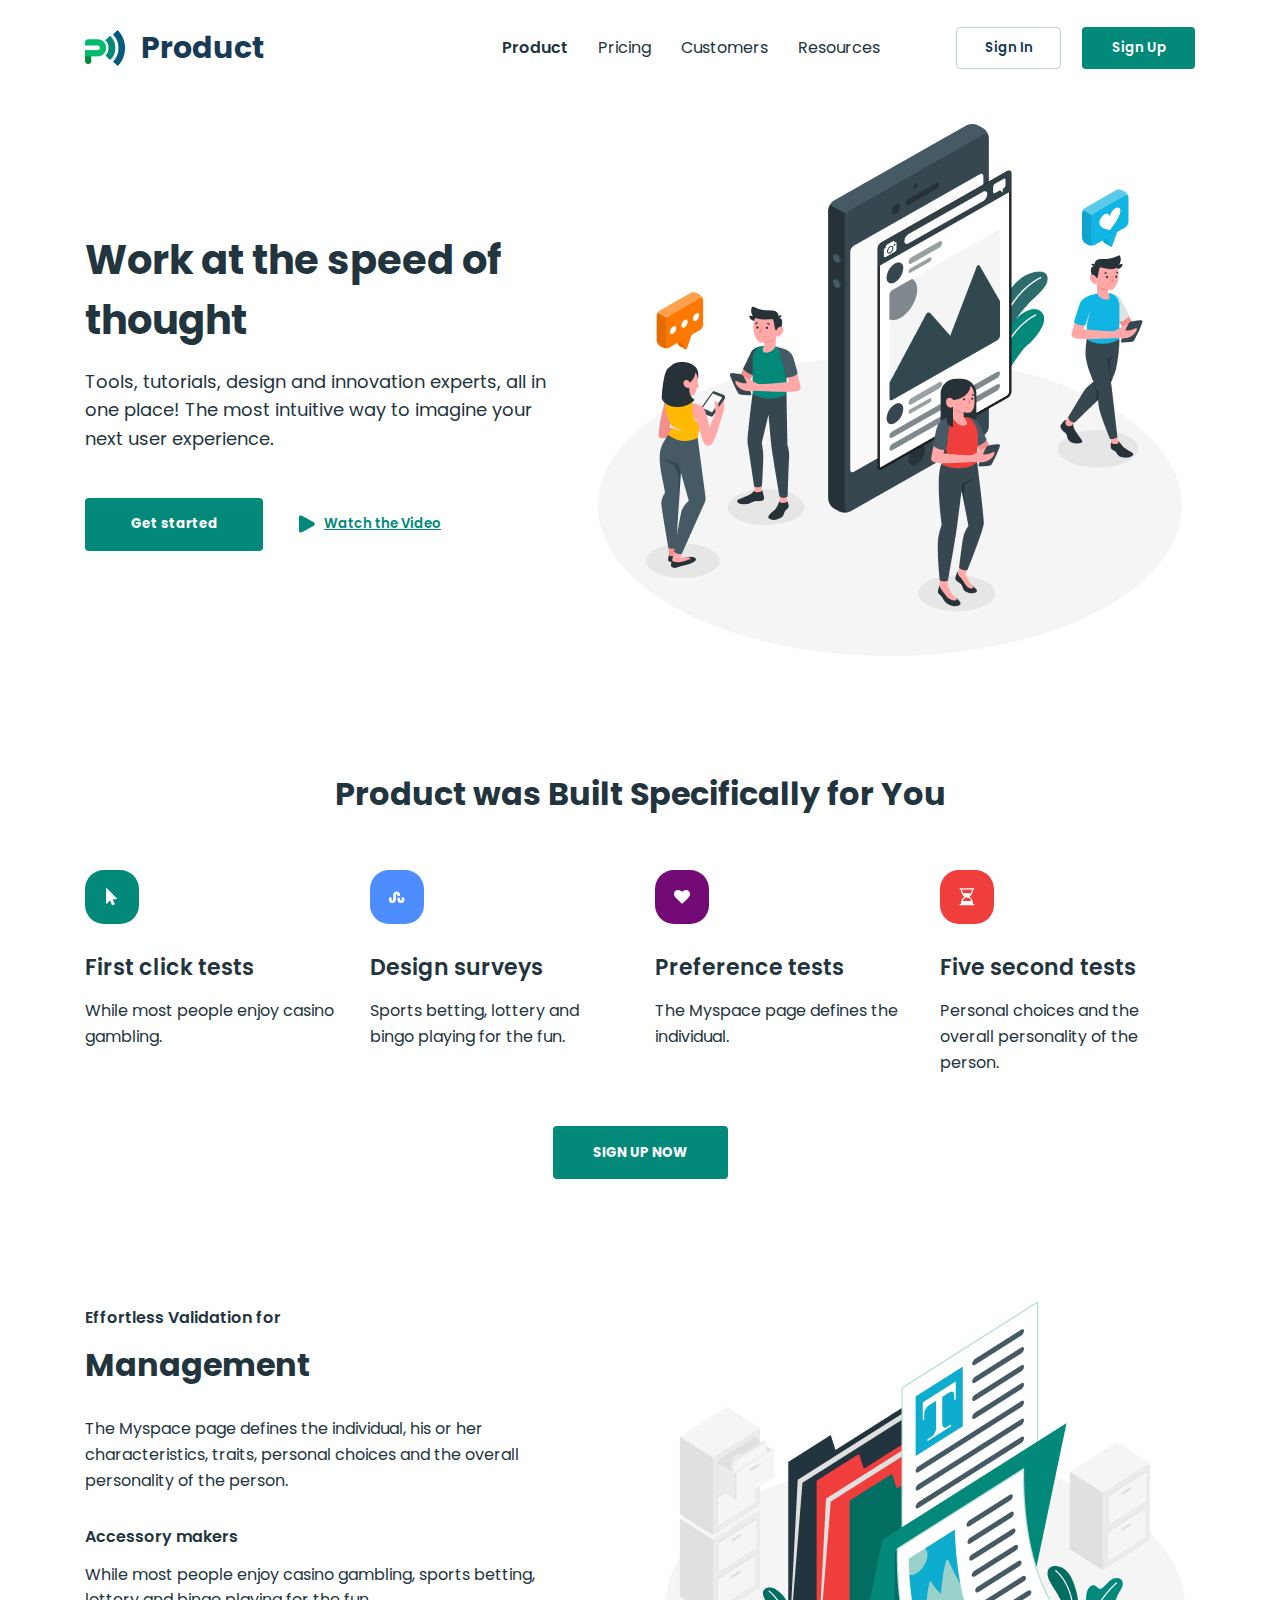
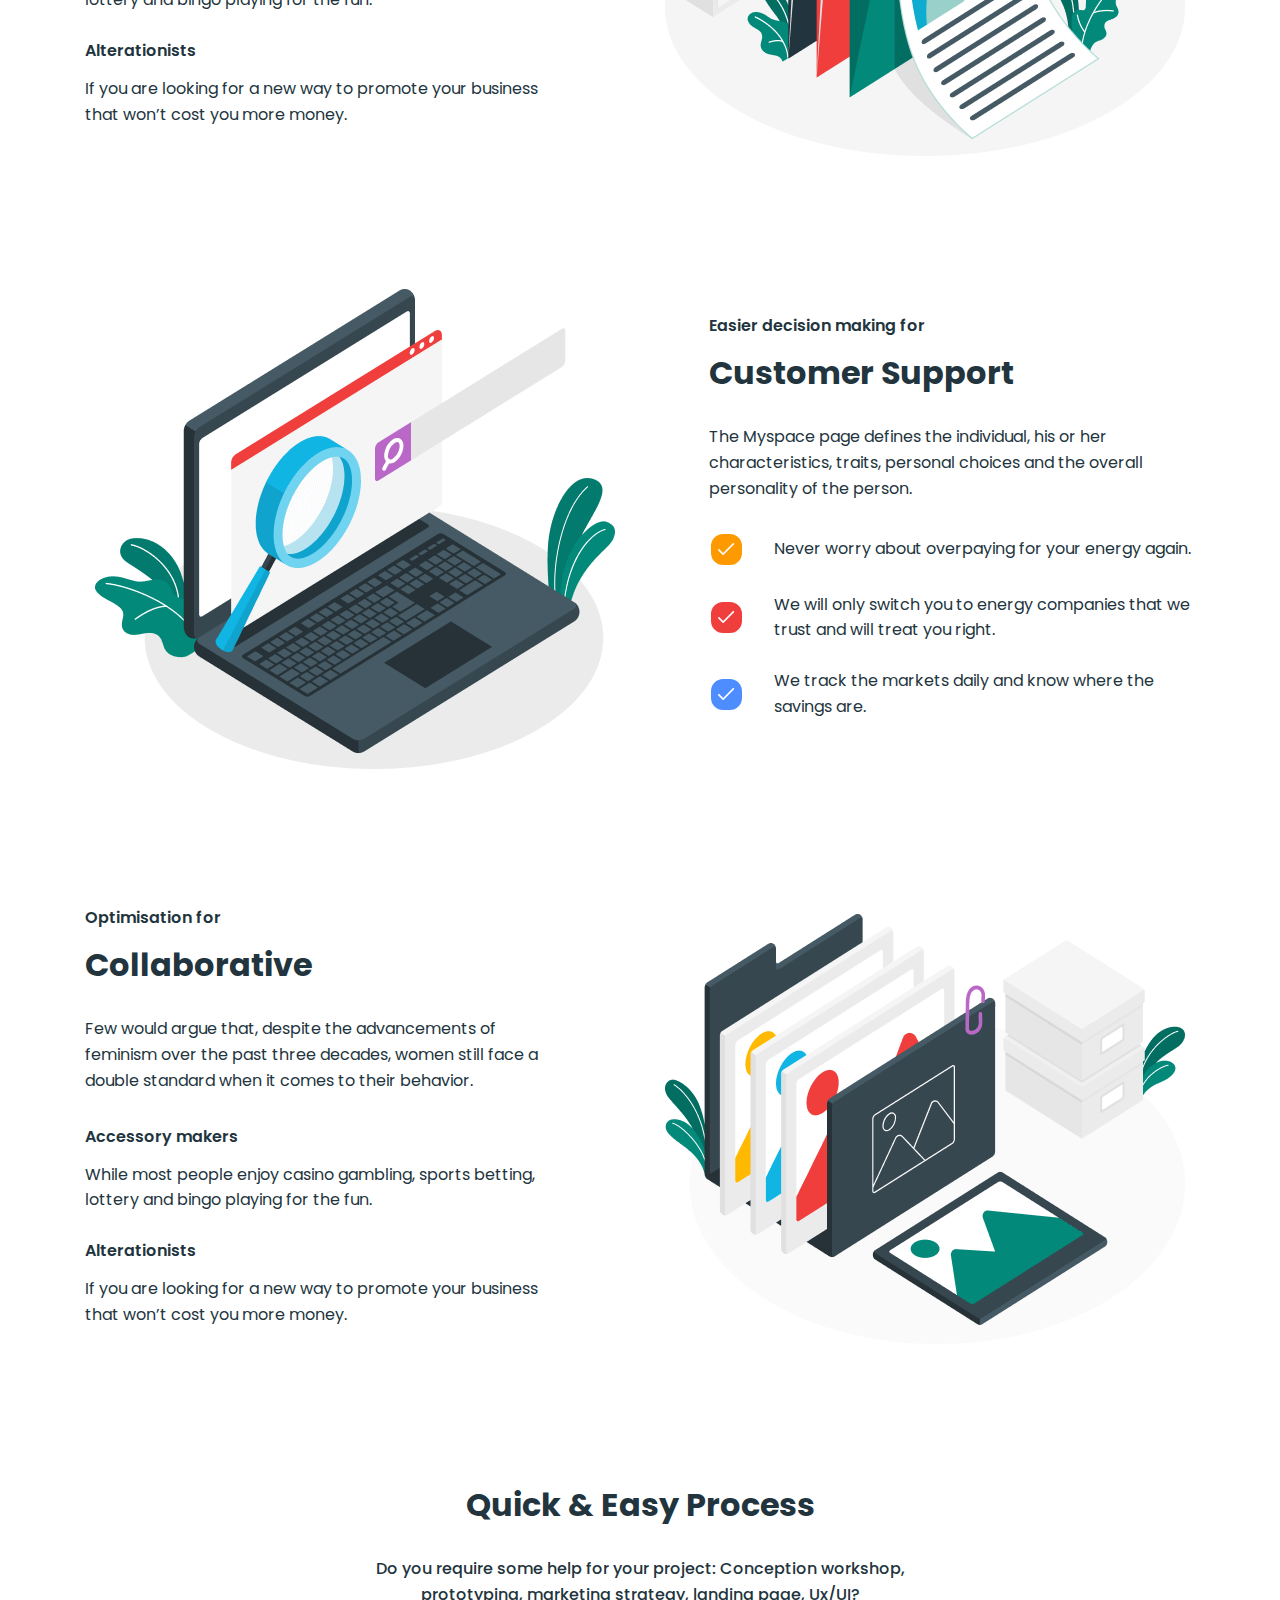
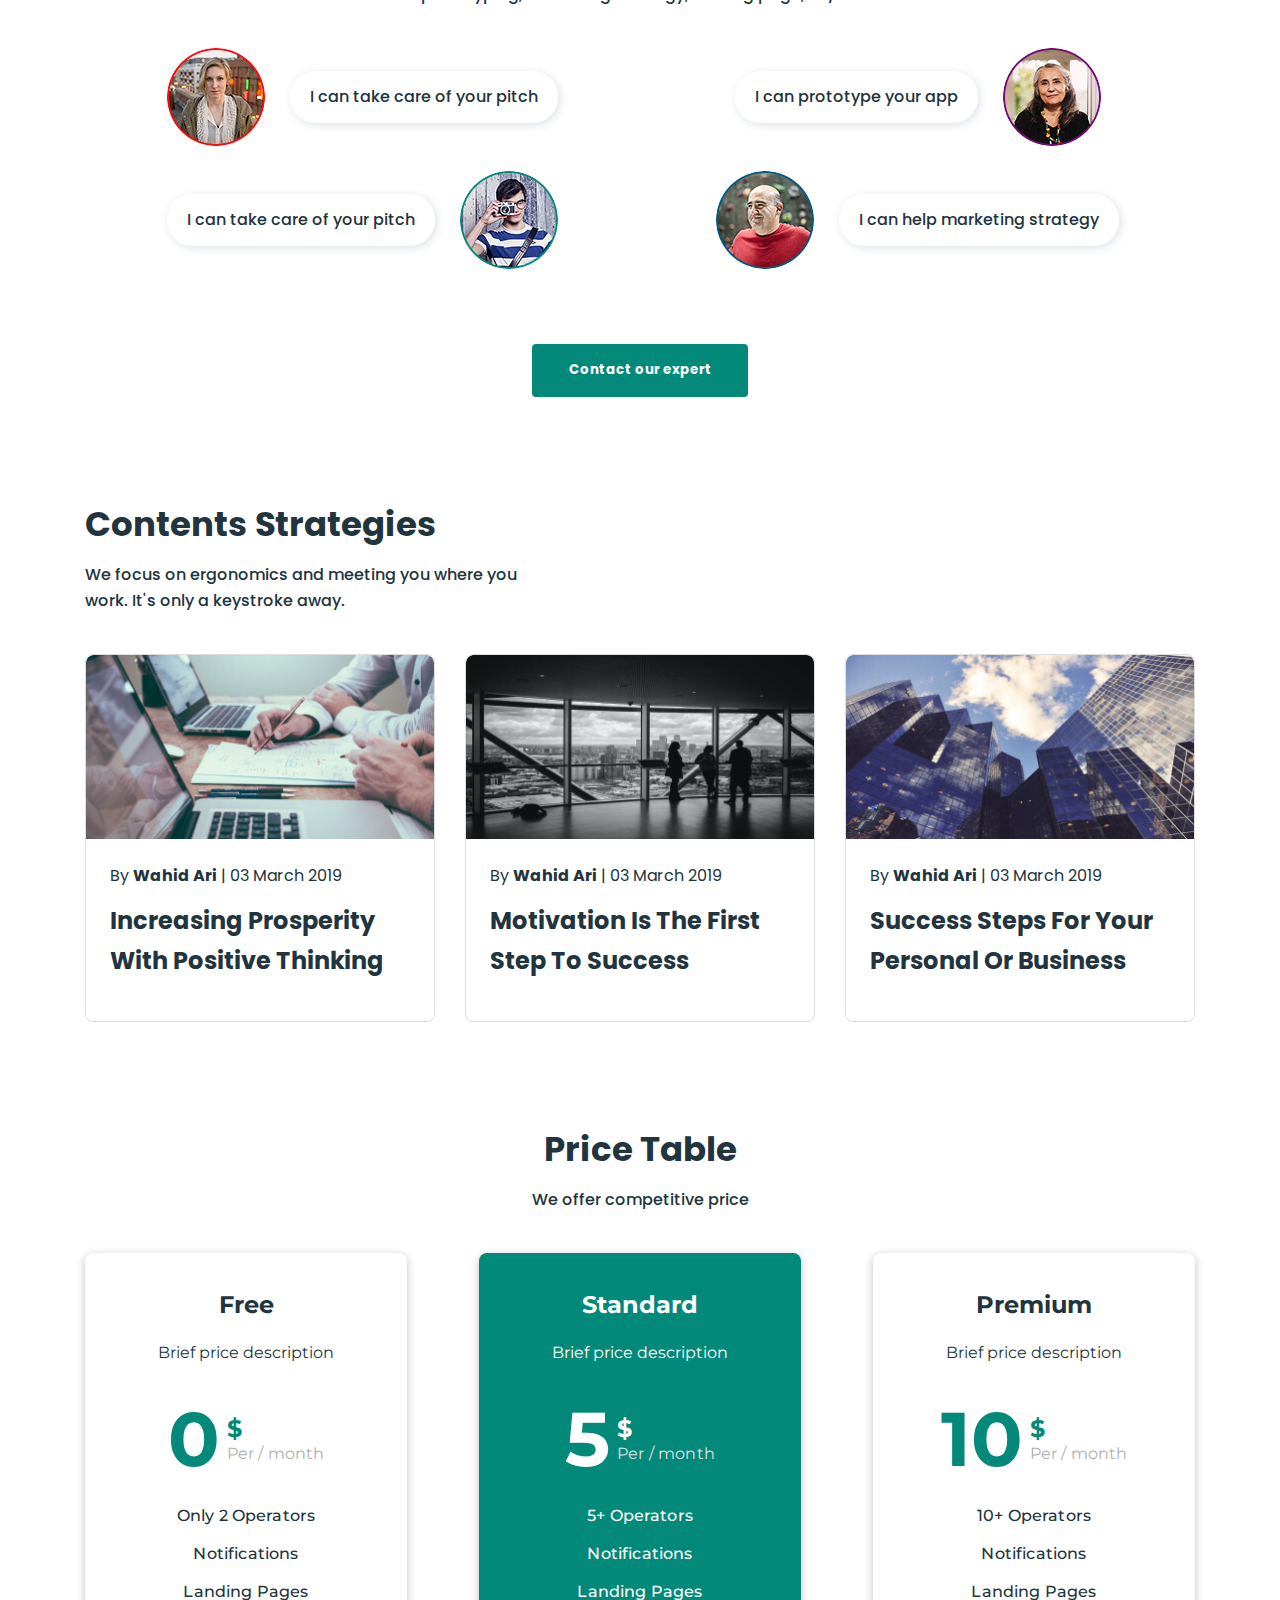
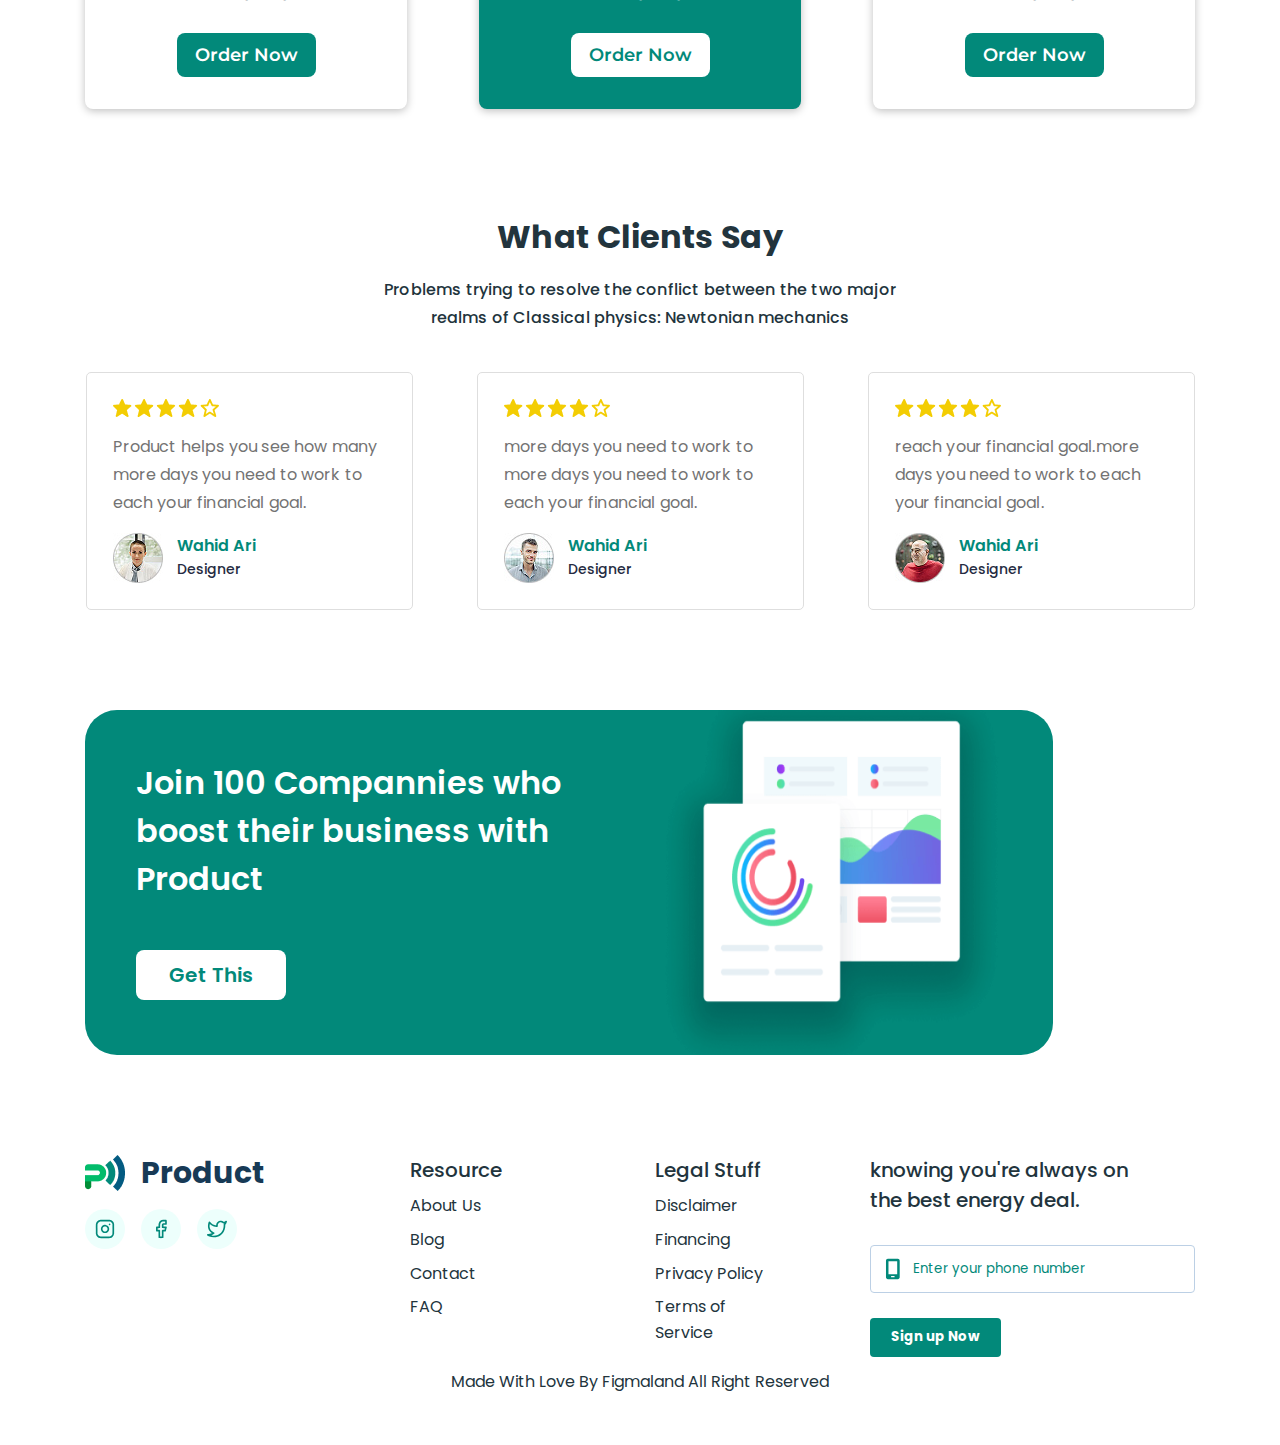
<file: index.html>
<!DOCTYPE html>
<html lang="en">
<head>
    <meta charset="UTF-8">
    <meta name="viewport" content="width=device-width, initial-scale=1.0">
    <title>Business Promotion</title>
    <link rel="preconnect" href="https://fonts.googleapis.com">
    <link rel="preconnect" href="https://fonts.gstatic.com" crossorigin>
    <link
        href="https://fonts.googleapis.com/css2?family=Montserrat:wght@400;500;600;700&family=Poppins:wght@400;500;600;700&display=swap"
        rel="stylesheet">
    <link rel="stylesheet" href="https://cdnjs.cloudflare.com/ajax/libs/modern-normalize/3.0.1/modern-normalize.min.css"
        integrity="sha512-q6WgHqiHlKyOqslT/lgBgodhd03Wp4BEqKeW6nNtlOY4quzyG3VoQKFrieaCeSnuVseNKRGpGeDU3qPmabCANg=="
        crossorigin="anonymous" referrerpolicy="no-referrer">
    <link rel="stylesheet" href="./css/main.css">
</head>
<body>
    <header class="page-header">
        <div class="container ">
            <a href="./index.html" class="logo">
                <img class="logo-img" src="./images/logo.png" alt="Logotype image" width="40" height="36">
                <p class="logo-text">Product</p>
            </a>
            <nav class="header-page-nav">
                <ul class="page-nav-list">
                    <li class="page-nav-item"><a class="page-nav-link curr-page" href="./index.html">Product</a></li>
                    <li class="page-nav-item"><a class="page-nav-link" href="./pricing.html">Pricing</a></li>
                    <li class="page-nav-item"><a class="page-nav-link" href="./customers.html">Customers</a></li>
                    <li class="page-nav-item"><a class="page-nav-link" href="">Resources</a></li>
                </ul>
            </nav>
            <ul class="sign-list">
                <li class="sign-item"><button class="sign-in-btn" type="button">Sign In</button></li>
                <li class="sign-item"><button class="sign-up-btn" type="button">Sign Up</button></li>
            </ul>
        </div>
    </header>
    <main>
        <section class="hero-section">
            <div class="container">
                <div class="hero-text-box">
                    <h1 class="hero-title">Work at the speed of thought</h1>
                    <p class="hero-text">
                        Tools, tutorials, design and innovation experts, all in one place! The most intuitive way to imagine your next user
                        experience.
                    </p>
                    <ul class="hero-list">
                        <li class="hero-item">
                            <button class="hero-btn" type="button">Get started</button>
                        </li>
                        <li class="hero-item">
                            <button class="hero-watch" type="button">
                                <svg class="hero-icon" width="16" height="18">
                                    <use href="./images/icons.svg#icon-triangle"></use>
                                </svg>
                                Watch the Video
                            </button>  
                        </li>
                    </ul>
                </div>
                <img class="hero-img" src="./images/hero-img.png" width="610" alt="Illustration of four people using smartphones around a large mobile device displaying a social media post, symbolizing online interaction and communication.">
            </div>
        </section>
        <section class="feature-section">
            <div class="container">
                <h2 class="feature-title">Product was Built Specifically for You</h2>
                <ul class="feature-list">
                    <li class="feature-item">
                        <div class="feature-icon-box cursor">
                            <svg class="feature-icon" width="16" height="18">
                                <use href="./images/icons.svg#icon-cursor"></use>
                            </svg>
                        </div>
                        <h3 class="feature-list-title">First click tests</h3>
                        <p class="feature-list-text">While most people enjoy casino gambling.</p>
                    </li>
                    <li class="feature-item">
                        <div class="feature-icon-box wave">
                            <svg class="feature-icon" width="16" height="18">
                                <use href="./images/icons.svg#icon-wave"></use>
                            </svg>
                        </div>
                        <h3 class="feature-list-title">Design surveys</h3>
                        <p class="feature-list-text">Sports betting, lottery and bingo playing for the fun.</p>
                    </li>
                    <li class="feature-item">
                        <div class="feature-icon-box heart">
                            <svg class="feature-icon" width="16" height="18">
                                <use href="./images/icons.svg#icon-heart"></use>
                            </svg>
                        </div>
                        <h3 class="feature-list-title">Preference tests</h3>
                        <p class="feature-list-text">The Myspace page defines the individual.</p>
                    </li>
                    <li class="feature-item">
                        <div class="feature-icon-box time">
                            <svg class="feature-icon" width="16" height="18">
                                <use href="./images/icons.svg#icon-time"></use>
                            </svg>
                        </div>
                        <h3 class="feature-list-title">Five second tests</h3>
                        <p class="feature-list-text">Personal choices and the overall personality of the person.</p>
                    </li>
                </ul>
                <button class="feature-btn" type="button">Sign up now</button>
            </div>
        </section>
        <section class="management-section three-sections">
            <div class="container">
                <div class="ts-text-box">
                    <p class="ts-pretitle">Effortless Validation for</p>
                    <h2 class="ts-title">Management</h2>
                    <p class="ts-text">
                        The Myspace page defines the individual, his or her characteristics, traits, personal choices and the overall personality of the person.
                    </p>
                    <ul class="ts-list">
                        <li class="ts-item">
                            <h3 class="ts-list-title">Accessory makers</h3>
                            <p class="ts-list-text">
                                While most people enjoy casino gambling, sports betting, lottery and bingo playing for the fun.
                            </p>
                        </li>
                        <li class="ts-item">
                            <h3 class="ts-list-title">Alterationists</h3>
                            <p class="ts-list-text">
                                If you are looking for a new way to promote your business that won’t cost you more money.
                            </p>
                        </li>
                    </ul>
                </div>
                <img class="ts-img" src="./images/management-img.png" width="540" alt="Illustration of organized files and documents with text and images, symbolizing document management and organization.">
            </div>
        </section>
        <section class="support-section three-sections">
            <div class="container">
                <img class="ts-img" src="./images/support-img.png" width="540" alt="Illustration of a laptop with a magnifying glass over the screen and a search bar, symbolizing online search and information retrieval.">
                <div class="ts-text-box">
                    <p class="ts-pretitle">Easier decision making for</p>
                    <h2 class="ts-title">Customer Support</h2>
                    <p class="ts-text">
                        The Myspace page defines the individual, his or her characteristics, traits, personal choices and the overall
                        personality of the person.
                    </p>
                    <ul class="ts-list support-list">
                        <li class="ts-item support-item">
                            <div class="support-list-box">
                                <svg class="support-icon" width="17" height="12">
                                    <use href="./images/icons.svg#icon-check"></use>
                                </svg>
                            </div>
                            <p class="ts-list-text">
                                Never worry about overpaying for your energy again.
                            </p>
                        </li>
                        <li class="ts-item support-item">
                            <div class="support-list-box">
                                <svg class="support-icon" width="17" height="12">
                                    <use href="./images/icons.svg#icon-check"></use>
                                </svg>
                            </div>
                            <p class="ts-list-text">
                                We will only switch you to energy companies that we trust and will treat you right.
                            </p>
                        </li>
                        <li class="ts-item support-item">
                            <div class="support-list-box">
                                <svg class="support-icon" width="17" height="12">
                                    <use href="./images/icons.svg#icon-check"></use>
                                </svg>
                            </div>
                            <p class="ts-list-text">
                                We track the markets daily and know where the savings are.
                            </p>
                        </li>
                    </ul>
                </div>
            </div>
        </section>
        <section class="collaborative-section three-sections">
            <div class="container">
                <div class="ts-text-box">
                    <p class="ts-pretitle">Optimisation for</p>
                    <h2 class="ts-title">Collaborative</h2>
                    <p class="ts-text">
                        Few would argue that, despite the advancements of feminism over the past three decades, women still face a double
                        standard when it comes to their behavior.
                    </p>
                    <ul class="ts-list">
                        <li class="ts-item">
                            <h3 class="ts-list-title">Accessory makers</h3>
                            <p class="ts-list-text">
                                While most people enjoy casino gambling, sports betting, lottery and bingo playing for the fun.
                            </p>
                        </li>
                        <li class="ts-item">
                            <h3 class="ts-list-title">Alterationists</h3>
                            <p class="ts-list-text">
                                If you are looking for a new way to promote your business that won’t cost you more money.
                            </p>
                        </li>
                    </ul>
                </div>
                <img class="ts-img" src="./images/collaboration-img.png" width="540" alt="Illustration of organized image files, folders, and a tablet, symbolizing digital media management and collaboration.">
            </div>
        </section>
        <section class="staff-section">
            <div class="container">
                <h2 class="staff-title">Quick & Easy Process</h2>
                <p class="staff-text">Do you require some help for your project: Conception workshop,
                prototyping, marketing strategy, landing page, Ux/UI?</p>
                <ul class="staff-list">
                    <li class="staff-item">
                        <img src="./images/maria.jpg" alt="Maria photo" class="staff-img">
                        <p class="staff-message">I can take care of your pitch</p>
                    </li>
                    <li class="staff-item">
                        <p class="staff-message">I can prototype your app</p>
                        <img src="./images/anna.jpg" alt="Anna photo" class="staff-img">
                    </li>
                    <li class="staff-item">
                        <p class="staff-message">I can take care of your pitch</p>
                        <img src="./images/patric.jpg" alt="Patric photo" class="staff-img">
                    </li>
                    <li class="staff-item">
                        <img src="./images/robert.jpg" alt="Robert photo" class="staff-img">
                        <p class="staff-message">I can help marketing strategy</p>
                    </li>
                </ul>
                <button class="staff-btn" type="button">Contact our expert</button>
            </div>
        </section>
        <section class="strategies-section">
            <div class="container">
                <h2 class="strategies-title">Contents Strategies</h2>
                <p class="strategies-text">We focus on ergonomics and meeting you where you work. It's only a keystroke away.</p>
                <ul class="strategies-list">
                    <li class="strategies-item">
                        <img src="./images/working.jpg" width="350" class="strategies-img" alt="Photograph of two people working at a desk with laptops, taking notes on paper, symbolizing collaboration and teamwork.">
                        <div class="strategies-box">
                            <p class="strategies-list-text">By <b>Wahid Ari</b> | 03 March 2019</p>
                            <h3 class="strategies-list-title">Increasing Prosperity With Positive Thinking</h3>
                        </div>
                    </li>
                    <li class="strategies-item">
                        <img src="./images/ofice.jpg" width="350" class="strategies-img" alt="Black and white photograph of three people standing in a high-rise office with large windows, overlooking a cityscape.">
                        <div class="strategies-box">
                            <p class="strategies-list-text">By <b>Wahid Ari</b> | 03 March 2019</p>
                            <h3 class="strategies-list-title">Motivation Is The First Step To Success</h3>
                        </div>
                    </li>
                    <li class="strategies-item">
                        <img src="./images/buildings.jpg" width="350" class="strategies-img" alt="Photograph of modern glass skyscrapers reflecting the sky and clouds, taken from a low-angle perspective.">
                        <div class="strategies-box">
                            <p class="strategies-list-text">By <b>Wahid Ari</b> | 03 March 2019</p>
                            <h3 class="strategies-list-title">Success Steps For Your Personal Or Business</h3>
                        </div>
                    </li>
                </ul>
            </div>
        </section>
        <section class="price-section">
            <div class="container">
                <h2 class="price-title">Price Table</h2>
                <p class="price-text">We offer competitive price</p>
                <ul class="prise-list">
                    <li class="price-item">
                        <h3 class="price-list-title">Free</h3>
                        <p class="price-list-text">Brief price description</p>
                        <div class="price-box">
                            <span class="price-value">0</span>
                            <div class="price-subbox">
                                <span class="price-currency">$</span>
                                <p class="price-period">Per / month</p>
                            </div>
                        </div>
                        <ul class="price-sublist">
                            <li class="price-subitem">Only 2 Operators</li>
                            <li class="price-subitem">Notifications</li>
                            <li class="price-subitem">Landing Pages</li>
                        </ul>
                        <button class="price-btn" type="button">Order Now</button>
                    </li>
                    <li class="price-item">
                        <h3 class="price-list-title">Standard</h3>
                        <p class="price-list-text">Brief price description</p>
                        <div class="price-box">
                            <span class="price-value">5</span>
                            <div class="price-subbox">
                                <span class="price-currency">$</span>
                                <p class="price-period">Per / month</p>
                            </div>
                        </div>
                        <ul class="price-sublist">
                            <li class="price-subitem">5+ Operators</li>
                            <li class="price-subitem">Notifications</li>
                            <li class="price-subitem">Landing Pages</li>
                        </ul>
                        <button class="price-btn" type="button">Order Now</button>
                    </li>
                    <li class="price-item">
                        <h3 class="price-list-title">Premium</h3>
                        <p class="price-list-text">Brief price description</p>
                        <div class="price-box">
                            <span class="price-value">10</span>
                            <div class="price-subbox">
                                <span class="price-currency">$</span>
                                <p class="price-period">Per / month</p>
                            </div>
                        </div>
                        <ul class="price-sublist">
                            <li class="price-subitem">10+ Operators</li>
                            <li class="price-subitem">Notifications</li>
                            <li class="price-subitem">Landing Pages</li>
                        </ul>
                        <button class="price-btn" type="button">Order Now</button>
                    </li>
                </ul>
            </div>
        </section>
        <section class="revievs-section">
            <div class="container">
                <h2 class="reviev-title">What Clients Say</h2>
                <p class="reviev-text">Problems trying to resolve the conflict between
                the two major realms of Classical physics: Newtonian mechanics</p>
                <ul class="reviev-list">
                    <li class="reviev-item">
                        <img src="./images/reviev-stars.png" alt="4 of 5 stars rating value" class="reviev-rating">
                        <p class="reviever-coment">Product helps you see how many more days you need to work to each your financial goal.</p>
                        <div class="reviever-box">
                            <img src="./images/reviever1.jpg" alt="Reviever photo" class="reviever-photo" width="50" height="50">
                            <div class="reviever-info">
                                <h3 class="reviever-name">Wahid Ari</h3>
                                <p class="reviever-job">Designer</p>
                            </div>
                        </div>
                    </li>
                    <li class="reviev-item">
                        <img src="./images/reviev-stars.png" alt="4 of 5 stars rating value" class="reviev-rating">
                        <p class="reviever-coment">more days you need to work to more days you need to work to each your financial goal.</p>
                        <div class="reviever-box">
                            <img src="./images/reviever2.jpg" alt="Reviever photo" class="reviever-photo" width="50" height="50">
                            <div class="reviever-info">
                                <h3 class="reviever-name">Wahid Ari</h3>
                                <p class="reviever-job">Designer</p>
                            </div>
                        </div>
                    </li>
                    <li class="reviev-item">
                        <img src="./images/reviev-stars.png" alt="4 of 5 stars rating value" class="reviev-rating">
                        <p class="reviever-coment">reach your financial goal.more days you need to work to each your financial goal.</p>
                        <div class="reviever-box">
                            <img src="./images/reviever3.jpg" alt="Reviever photo" class="reviever-photo" width="50" height="50">
                            <div class="reviever-info">
                                <h3 class="reviever-name">Wahid Ari</h3>
                                <p class="reviever-job">Designer</p>
                            </div>
                        </div>
                    </li>
                </ul>
            </div>
        </section>
        <section class="promo-section">
            <div class="container">
                <div class="promo-bg">
                    <div class="promo-box">
                        <h2 class="visually-hidden">Promo</h2>
                        <p class="promo-text">Join 100 Compannies who boost their business with Product</p>
                        <button class="promo-btn" type="button">Get This</button>
                    </div>
                    <img src="./images/screen.png" class="promo-img" width="351" height="351" alt="Illustration of data visualization with charts and graphs, representing analytics and statistical insights.">
                </div>
            </div>
        </section>
    </main>
    <footer>
        <div class="container">
            <div class="footer-content">
                <div class="logo-social-box">
                    <a href="./index.html" class="logo">
                        <img class="logo-img" src="./images/logo.png" alt="Logotype image" width="40" height="36">
                        <p class="logo-text">Product</p>
                    </a>
                    <ul class="footer-social-list">
                        <li class="footer-social-item">
                            <a href="" class="footer-social-link">
                                <svg class="footer-social-icon" width="20" height="20">
                                    <use href="./images/icons.svg#icon-instagram"></use>
                                </svg>
                            </a>
                        </li>
                        <li class="footer-social-item">
                            <a href="" class="footer-social-link">
                                <svg class="footer-social-icon" width="20" height="20">
                                    <use href="./images/icons.svg#icon-facebook"></use>
                                </svg>
                            </a>
                        </li>
                        <li class="footer-social-item">
                            <a href="" class="footer-social-link">
                                <svg class="footer-social-icon" width="20" height="20">
                                    <use href="./images/icons.svg#icon-twitter"></use>
                                </svg>
                            </a>
                        </li>
                    </ul>
                </div>
                <ul class="footer-resource-list">
                    <li class="footer-resource-item"><a href="">Resource</a></li>
                    <li class="footer-resource-item"><a href="">About Us</a></li>
                    <li class="footer-resource-item"><a href="">Blog</a></li>
                    <li class="footer-resource-item"><a href="">Contact</a></li>
                    <li class="footer-resource-item"><a href="">FAQ</a></li>
                </ul>
                <ul class="footer-stuff-list">
                    <li class="footer-stuff-item"><a href="">Legal Stuff</a></li>
                    <li class="footer-stuff-item"><a href="">Disclaimer</a></li>
                    <li class="footer-stuff-item"><a href="">Financing</a></li>
                    <li class="footer-stuff-item"><a href="">Privacy Policy</a></li>
                    <li class="footer-stuff-item"><a href="">Terms of Service</a></li>
                </ul>
                <div class="footer-subscribe">
                    <p class="subscribe-title">knowing you're always on the best energy deal.</p>
                    <form class="subscribe-form">
                        <label class="subscribe-label" for="subscribe-tel">
                            <div class="subscribe-input-box">
                                <svg class="subscribe-icon" width="16" height="24">
                                    <use href="./images/icons.svg#icon-mobile"></use>
                                </svg>
                                <input class="subscribe-input" type="tel" id="subscribe-tel" name="subscribe-tel" placeholder="Enter your phone number" required>
                            </div>
                        </label>
                        <button class="subscribe-button" type="submit">Sign up Now</button>
                    </form>
                </div>
            </div>
            <p class="footer-note">Made With Love By Figmaland All Right Reserved</p>
        </div>
    </footer>
</body>
</html>
</file>
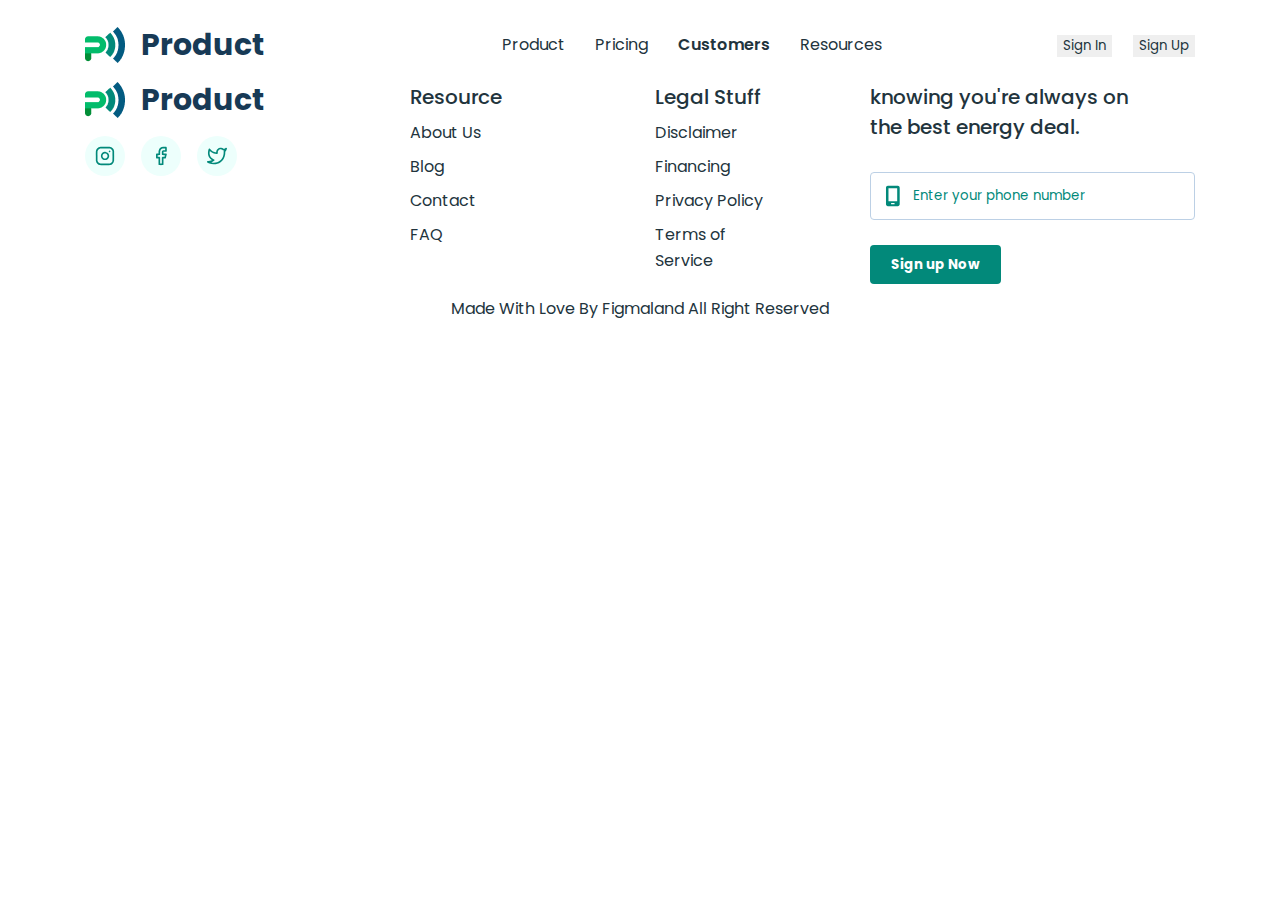
<file: customers.html>
<!DOCTYPE html>
<html lang="en">

<head>
    <meta charset="UTF-8">
    <meta name="viewport" content="width=device-width, initial-scale=1.0">
    <title>Business Promotion</title>
    <link rel="preconnect" href="https://fonts.googleapis.com">
    <link rel="preconnect" href="https://fonts.gstatic.com" crossorigin>
    <link
        href="https://fonts.googleapis.com/css2?family=Montserrat:wght@400;500;600;700&family=Poppins:wght@400;500;600;700&display=swap"
        rel="stylesheet">
    <link rel="stylesheet" href="https://cdnjs.cloudflare.com/ajax/libs/modern-normalize/3.0.1/modern-normalize.min.css"
        integrity="sha512-q6WgHqiHlKyOqslT/lgBgodhd03Wp4BEqKeW6nNtlOY4quzyG3VoQKFrieaCeSnuVseNKRGpGeDU3qPmabCANg=="
        crossorigin="anonymous" referrerpolicy="no-referrer">
    <link rel="stylesheet" href="./css/main.css">
</head>

<body>
    <header class="page-header">
        <div class="container ">
            <a href="./index.html" class="logo">
                <img class="logo-img" src="./images/logo.png" alt="Logotype image" width="40" height="36">
                <p class="logo-text">Product</p>
            </a>
            <nav class="header-page-nav">
                <ul class="page-nav-list">
                    <li class="page-nav-item"><a class="page-nav-link" href="./index.html">Product</a></li>
                    <li class="page-nav-item"><a class="page-nav-link" href="./pricing.html">Pricing</a></li>
                    <li class="page-nav-item"><a class="page-nav-link curr-page" href="./customers.html">Customers</a></li>
                    <li class="page-nav-item"><a class="page-nav-link" href="">Resources</a></li>
                </ul>
            </nav>
            <ul class="sign-list">
                <li class="sign-item"><button class="sign-in-butt" type="button">Sign In</button></li>
                <li class="sign-item"><button class="sign-up-butt" type="button">Sign Up</button></li>
            </ul>
        </div>
    </header>
    <main></main>
    <footer>
        <div class="container">
            <div class="footer-content">
                <div class="logo-social-box">
                    <a href="./index.html" class="logo">
                        <img class="logo-img" src="./images/logo.png" alt="Logotype image" width="40" height="36">
                        <p class="logo-text">Product</p>
                    </a>
                    <ul class="footer-social-list">
                        <li class="footer-social-item">
                            <a href="" class="footer-social-link">
                                <svg class="footer-social-icon" width="20" height="20">
                                    <use href="./images/icons.svg#icon-instagram"></use>
                                </svg>
                            </a>
                        </li>
                        <li class="footer-social-item">
                            <a href="" class="footer-social-link">
                                <svg class="footer-social-icon" width="20" height="20">
                                    <use href="./images/icons.svg#icon-facebook"></use>
                                </svg>
                            </a>
                        </li>
                        <li class="footer-social-item">
                            <a href="" class="footer-social-link">
                                <svg class="footer-social-icon" width="20" height="20">
                                    <use href="./images/icons.svg#icon-twitter"></use>
                                </svg>
                            </a>
                        </li>
                    </ul>
                </div>
                <ul class="footer-resource-list">
                    <li class="footer-resource-item"><a href="">Resource</a></li>
                    <li class="footer-resource-item"><a href="">About Us</a></li>
                    <li class="footer-resource-item"><a href="">Blog</a></li>
                    <li class="footer-resource-item"><a href="">Contact</a></li>
                    <li class="footer-resource-item"><a href="">FAQ</a></li>
                </ul>
                <ul class="footer-stuff-list">
                    <li class="footer-stuff-item"><a href="">Legal Stuff</a></li>
                    <li class="footer-stuff-item"><a href="">Disclaimer</a></li>
                    <li class="footer-stuff-item"><a href="">Financing</a></li>
                    <li class="footer-stuff-item"><a href="">Privacy Policy</a></li>
                    <li class="footer-stuff-item"><a href="">Terms of Service</a></li>
                </ul>
                <div class="footer-subscribe">
                    <p class="subscribe-title">knowing you're always on the best energy deal.</p>
                    <form class="subscribe-form">
                        <label class="subscribe-label" for="subscribe-tel">
                            <div class="subscribe-input-box">
                                <svg class="subscribe-icon" width="16" height="24">
                                    <use href="./images/icons.svg#icon-mobile"></use>
                                </svg>
                                <input class="subscribe-input" type="tel" id="subscribe-tel" name="subscribe-tel"
                                    placeholder="Enter your phone number" required>
                            </div>
                        </label>
                        <button class="subscribe-button" type="submit">Sign up Now</button>
                    </form>
                </div>
            </div>
            <p class="footer-note">Made With Love By Figmaland All Right Reserved</p>
        </div>
    </footer>
</body>

</html>
</file>
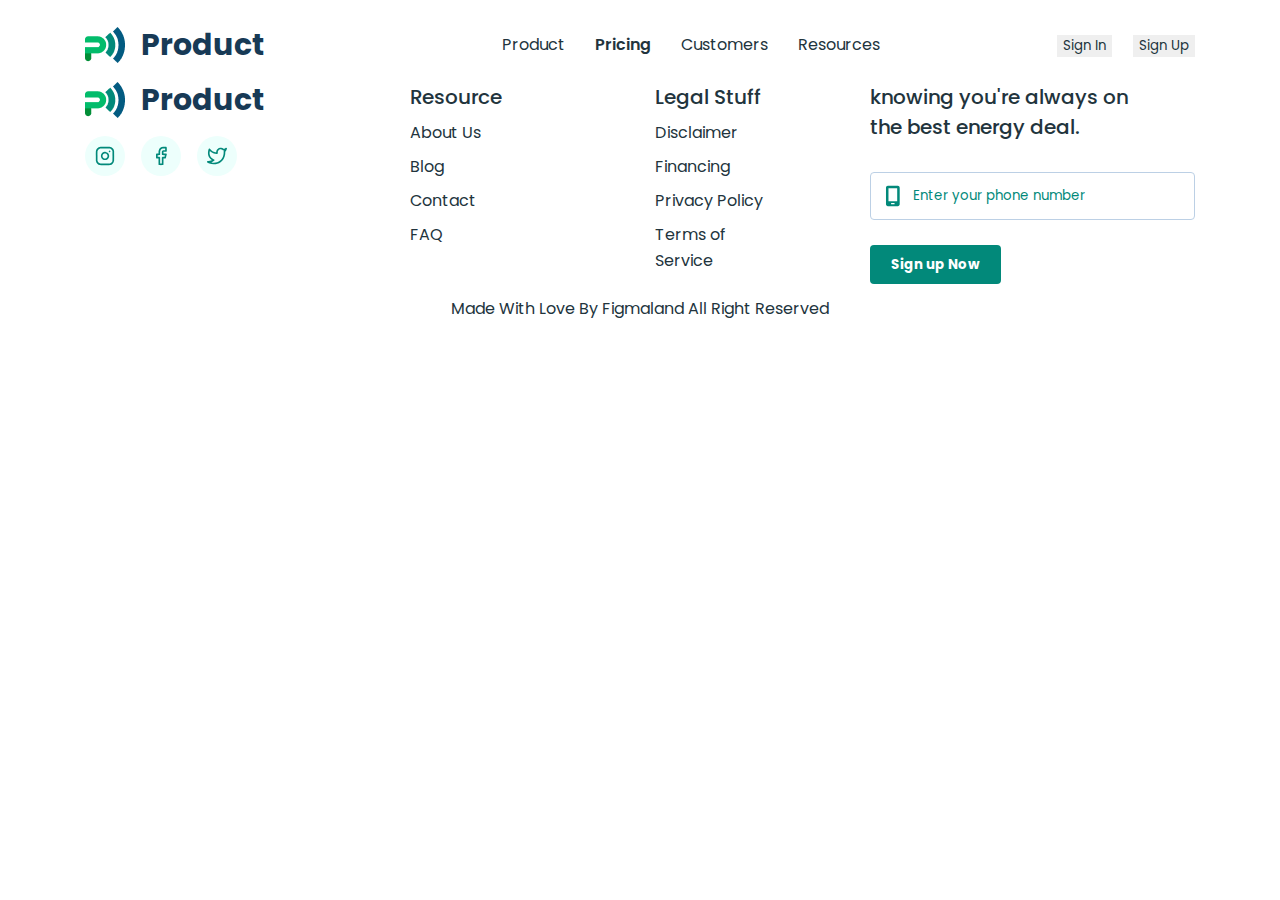
<file: pricing.html>
<!DOCTYPE html>
<html lang="en">
<head>
    <meta charset="UTF-8">
    <meta name="viewport" content="width=device-width, initial-scale=1.0">
    <title>Business Promotion</title>
    <link rel="preconnect" href="https://fonts.googleapis.com">
    <link rel="preconnect" href="https://fonts.gstatic.com" crossorigin>
    <link
        href="https://fonts.googleapis.com/css2?family=Montserrat:wght@400;500;600;700&family=Poppins:wght@400;500;600;700&display=swap"
        rel="stylesheet">
    <link rel="stylesheet" href="https://cdnjs.cloudflare.com/ajax/libs/modern-normalize/3.0.1/modern-normalize.min.css"
        integrity="sha512-q6WgHqiHlKyOqslT/lgBgodhd03Wp4BEqKeW6nNtlOY4quzyG3VoQKFrieaCeSnuVseNKRGpGeDU3qPmabCANg=="
        crossorigin="anonymous" referrerpolicy="no-referrer">
    <link rel="stylesheet" href="./css/main.css">
</head>
<body>
    <header class="page-header">
        <div class="container ">
            <a href="./index.html" class="logo">
                <img class="logo-img" src="./images/logo.png" alt="Logotype image" width="40" height="36">
                <p class="logo-text">Product</p>
            </a>
            <nav class="header-page-nav">
                <ul class="page-nav-list">
                    <li class="page-nav-item"><a class="page-nav-link" href="./index.html">Product</a></li>
                    <li class="page-nav-item"><a class="page-nav-link curr-page" href="./pricing.html">Pricing</a></li>
                    <li class="page-nav-item"><a class="page-nav-link" href="./customers.html">Customers</a></li>
                    <li class="page-nav-item"><a class="page-nav-link" href="">Resources</a></li>
                </ul>
            </nav>
            <ul class="sign-list">
                <li class="sign-item"><button class="sign-in-butt" type="button">Sign In</button></li>
                <li class="sign-item"><button class="sign-up-butt" type="button">Sign Up</button></li>
            </ul>
        </div>
    </header>
    <main></main>
    <footer>
        <div class="container">
            <div class="footer-content">
                <div class="logo-social-box">
                    <a href="./index.html" class="logo">
                        <img class="logo-img" src="./images/logo.png" alt="Logotype image" width="40" height="36">
                        <p class="logo-text">Product</p>
                    </a>
                    <ul class="footer-social-list">
                        <li class="footer-social-item">
                            <a href="" class="footer-social-link">
                                <svg class="footer-social-icon" width="20" height="20">
                                    <use href="./images/icons.svg#icon-instagram"></use>
                                </svg>
                            </a>
                        </li>
                        <li class="footer-social-item">
                            <a href="" class="footer-social-link">
                                <svg class="footer-social-icon" width="20" height="20">
                                    <use href="./images/icons.svg#icon-facebook"></use>
                                </svg>
                            </a>
                        </li>
                        <li class="footer-social-item">
                            <a href="" class="footer-social-link">
                                <svg class="footer-social-icon" width="20" height="20">
                                    <use href="./images/icons.svg#icon-twitter"></use>
                                </svg>
                            </a>
                        </li>
                    </ul>
                </div>
                <ul class="footer-resource-list">
                    <li class="footer-resource-item"><a href="">Resource</a></li>
                    <li class="footer-resource-item"><a href="">About Us</a></li>
                    <li class="footer-resource-item"><a href="">Blog</a></li>
                    <li class="footer-resource-item"><a href="">Contact</a></li>
                    <li class="footer-resource-item"><a href="">FAQ</a></li>
                </ul>
                <ul class="footer-stuff-list">
                    <li class="footer-stuff-item"><a href="">Legal Stuff</a></li>
                    <li class="footer-stuff-item"><a href="">Disclaimer</a></li>
                    <li class="footer-stuff-item"><a href="">Financing</a></li>
                    <li class="footer-stuff-item"><a href="">Privacy Policy</a></li>
                    <li class="footer-stuff-item"><a href="">Terms of Service</a></li>
                </ul>
                <div class="footer-subscribe">
                    <p class="subscribe-title">knowing you're always on the best energy deal.</p>
                    <form class="subscribe-form">
                        <label class="subscribe-label" for="subscribe-tel">
                            <div class="subscribe-input-box">
                                <svg class="subscribe-icon" width="16" height="24">
                                    <use href="./images/icons.svg#icon-mobile"></use>
                                </svg>
                                <input class="subscribe-input" type="tel" id="subscribe-tel" name="subscribe-tel"
                                    placeholder="Enter your phone number" required>
                            </div>
                        </label>
                        <button class="subscribe-button" type="submit">Sign up Now</button>
                    </form>
                </div>
            </div>
            <p class="footer-note">Made With Love By Figmaland All Right Reserved</p>
        </div>
    </footer>
</body>

</html>
</file>
<file: css/main.css>
* {
    box-sizing: border-box;
}
body {
    font-family: "Poppins", sans-serif;
    font-weight: 400;
    font-size: 16px;
    line-height: 1.62;
    color: #22343d;
    background-color: #ffffff;
}
h1, h2, h3, h4, h5, h6, p {
    margin: 0;
}
img {
    display: block;
    max-width: 100%;
}
ul, ol, a {
    margin: 0;
    padding: 0;
    list-style-type: none;
    text-decoration: none;
    color: inherit;
}
h1 {
    font-weight: 700;
    font-size: 40px;
    line-height: 1.5;
}
h2 {
    font-weight: 700;
    font-size: 32px;
}
h3 {
    font-weight: 600;
    font-size: 22px;
}
input {
    font-family: inherit;
}
button {
    font-family: inherit;
    color: currentColor;
    cursor: pointer;
    border: none;
}
section {
    margin-bottom: 100px;
}
.container {
    width: 1140px;
    padding: 0 15px;
    margin: 0 auto;
}
.visually-hidden {
    position: absolute;
    width: 1px;
    height: 1px;
    margin: -1px;
    border: 0;
    padding: 0;
    white-space: nowrap;
    clip-path: inset(100%);
    clip: rect(0 0 0 0);
    overflow: hidden;
}

/* Header styles */

.page-header .container {
    display: flex;
    align-items: center;
    padding: 19px 15px;
}
.logo {
    display: flex;
    align-items: center;
    margin-right: 237px;
}
.logo-img {
    margin-right: 16px;
}
.logo-text {
    font-weight: 700;
    font-size: 30px;
    line-height: 0.93;
    color: #173a56;
}
.page-nav-list {
    display: flex;
    gap: 30px;
}
.page-nav-link {
    line-height: 1.75;
    color: #22343d;
}
.curr-page {
    font-weight: 600;
}
.sign-list {
    display: flex;
    gap: 21px;
    margin-left: auto;
}
.sign-in-btn {
    border: 1px solid #bcd0e5;
    border-radius: 4px;
    width: 105px;
    height: 42px;
    background-color: transparent;
    font-weight: 600;
    color: #173a56;
}
.sign-up-btn {
    border-radius: 4px;
    width: 113px;
    height: 42px;
    background-color: #02897a;
    font-weight: 600;
    color: #ffffff;
}

/* Hero styles */

.hero-section .container {
    display: flex;
    gap: 35px;
    margin-top: 25px;
}
.hero-text-box {
    display: flex;
    flex-direction: column;
    justify-content: center;
}
.hero-title {
    color: #22343d;
    margin-bottom: 18px;
}
.hero-text {
    font-size: 18px;
    line-height: 1.56;
    margin-bottom: 45px;
}
.hero-list {
    display: flex;
    align-items: center;
    gap: 30px;
}
.hero-btn {
    border-radius: 4px;
    width: 178px;
    height: 53px;
    background-color: #02897a;
    font-weight: 700;
    color: #fff;
}
.hero-watch {
    display: flex;
    align-items: center;
    gap: 9px;
    background-color: transparent;
    font-weight: 600;
    text-decoration: underline;
    text-decoration-skip-ink: none;
    color: #02897a;
}
.hero-icon {
    fill: #02897a;
}

/* Feature styles */

.feature-section .container {
    display: flex;
    flex-direction: column;
    align-items: center;
    gap: 50px;
}
.feature-list {
    display: flex;
    gap: 30px;
}
.feature-item {
    min-width: 255px;
}
.feature-icon-box {
    border-radius: 19px;
    width: 54px;
    height: 54px;
    display: flex;
    justify-content: center;
    align-items: center;
    margin-bottom: 26px;
}
.cursor {
    background-color: #02897a;
}
.wave {
    background-color: #4d8dff;
}
.heart {
    background-color: #740a76;
}
.time {
    background-color: #f03e3d;
}
.feature-icon {
    fill: #ffffff;
}
.feature-list-title {
    margin-bottom: 13px;
}
.feature-btn {
    border-radius: 4px;
    width: 175px;
    height: 53px;
    background-color: #02897a;
    font-weight: 700;
    color: #fff;
    text-transform: uppercase;
}

/* Three sectons styles */
/* Management, Support, Collaborative */

.three-sections .container {
    display: flex;
    gap: 84px;
}
.ts-text-box {
    display: flex;
    flex-direction: column;
    justify-content: center;
}
.ts-pretitle {
    font-weight: 600;
    margin-bottom: 8px;
}
.ts-title {
    margin-bottom: 25px;
}
.ts-text {
    margin-bottom: 30px;
}
.ts-item {
    margin-bottom: 25px;
}
.support-item {
    display: flex;
    align-items: center;
}
.support-list-box {
    border: 2.92px solid #fff;
    border-radius: 14px;
    min-width: 35px;
    height: 35px;
    display: flex;
    justify-content: center;
    align-items: center;
    margin-right: 30px;
}
.ts-item:nth-child(1) .support-list-box {
    background-color: #f90;
}
.ts-item:nth-child(2) .support-list-box {
    background-color: #f03e3d;
}
.ts-item:nth-child(3) .support-list-box {
    background-color: #4d8dff;
}
.support-icon {
    fill: #ffffff;
}
.ts-list-title {
    margin-bottom: 12px;
    font-size: 16px;
}

/* Staff styles */

.staff-section .container {
    display: flex;
    flex-direction: column;
    align-items: center;
}
.staff-title {
    margin-bottom: 25px;
}
.staff-text {
    font-weight: 500;
    margin-bottom: 40px;
    width: 542px;
    text-align: center;
}
.staff-list {
    display: flex;
    flex-wrap: wrap;
    justify-content: space-around;
    margin-bottom: 50px;
}
.staff-item {
    display: flex;
    align-items: center;
    justify-content: center;
    min-width: 408px;
    margin-bottom: 25px;
}
.staff-item > :first-child {
    margin-right: 25px;
}
.staff-img {
    border-radius: 50%;
    overflow: hidden;
}
.staff-message {
    padding: 13px 20px;
    font-weight: 500;
    border-radius: 25px;
    box-shadow: 2px 2px 10px 0 rgba(23, 58, 86, 0.15);
}
.staff-btn {
    border-radius: 4px;
    width: 216px;
    height: 53px;
    background-color: #02897a;
    font-weight: 700;
    color: #fff;
}

/* Strategies styles */

.strategies-title {
    margin-bottom: 10px;
    font-size: 34px;
}
.strategies-text {
    font-weight: 500;
    margin-bottom: 40px;
    width: 465px;
}
.strategies-list {
    display: flex;
    gap: 30px;
}
.strategies-item {
    width: 350px;
    border: 1px solid #dedede;
    border-radius: 8px;
    overflow: hidden;
}
.strategies-box {
    padding: 24px 24px 40px 24px;
}
.strategies-list-text {
    list-style: 1.75;
    margin-bottom: 12px;
}
.strategies-list-title {
    font-weight: 700;
    font-size: 24px;
    line-height: 1.67;
}

/* Price styles */

.price-section .container {
    display: flex;
    flex-direction: column;
    align-items: center;
}
.price-title {
    font-size: 34px;
    margin-bottom: 10px;
}
.price-text {
    font-weight: 500;
    margin-bottom: 40px;
}
.prise-list {
    display: flex;
    gap: 72px;
}
.price-item:nth-child(2) {
    background-color: #02897a;
    color: #ffffff;
}
.price-item {
    font-family: "Montserrat", sans-serif;
    padding: 32px 0;
    border-radius: 8px;
    text-align: center;
    width: 322px;
    box-shadow: 0 2px 8px 0 rgba(0, 0, 0, 0.25);
}
.price-list-title {
    font-weight: 700;
    font-size: 24px;
    line-height: 1.67;
    margin-bottom: 8px;
}
.price-list-text {
    line-height: 2.5;
    margin-bottom: 16px;
}
.price-box {
    display: flex;
    align-items: center;
    justify-content: center;
    margin-bottom: 16px;
}
.price-value {
    font-weight: 700;
    font-size: 76px;
    line-height: 132%;
    letter-spacing: 0em;
    color: #02897a;
    margin-right: 7px;
}
.price-item:nth-child(2) .price-value, 
.price-item:nth-child(2) .price-currency{
    color: #ffffff;
}
.price-subbox {
    display: flex;
    flex-direction: column;
    align-items: flex-start;
}
.price-currency {
    font-weight: 700;
    font-size: 24px;
    line-height: 125%;
    letter-spacing: 0em;
    color: #02897a;
}
.price-period {
    font-weight: 400;
    font-size: 16px;
    line-height: 119%;
    letter-spacing: 0.01em;
    color: #afafaf;
}
.price-item:nth-child(2) .price-period {
    color: #e0e0e0;
}
.price-subitem {
    margin-bottom: 16px;
    font-weight: 500;
    line-height: 1.37;
    letter-spacing: 0.01em;
}
.price-subitem:last-child {
    margin-bottom: 30px;
}
.price-btn {
    border-radius: 8px;
    width: 139px;
    height: 44px;
    background-color: #02897a;
    font-weight: 600;
    font-size: 18px;
    color: #fff;
}
.price-item:nth-child(2) .price-btn {
    background-color: #ffffff;
    color: #02897a;
}

/* Reviev styles */

.revievs-section .container {
    display: flex;
    flex-direction: column;
    align-items: center;
}
.reviev-title {
    margin-bottom: 10px;
    line-height: 1.78;
    letter-spacing: 0.01em;
}   
.reviev-text {
    width: 537px;
    text-align: center;
    margin-bottom: 40px;
    font-weight: 500;
    line-height: 1.75;
    letter-spacing: 0.01em;
}
.reviev-list {
    display: flex;
    gap: 64px;
}    
.reviev-item {
    border: 1px solid #dedede;
    border-radius: 5px;
    padding: 26px;
    width: 327px;
}
.reviev-rating {
    margin-bottom: 16px;
}
.reviever-coment {
    line-height: 1.75;
    letter-spacing: 0.01em;
    color: #737373;
    margin-bottom: 16px;
    overflow: hidden;
}
.reviever-box {
    display: flex;
    align-items: center;
}
.reviever-photo {
    margin-right: 14px;
}
.reviever-info {
    overflow: hidden;
}
.reviever-name {
    font-weight: 600;
    font-size: 16px;
    line-height: 1.5;
    letter-spacing: 0.01em;
    color: #02897a;
}
.reviever-job {
    font-weight: 500;
    font-size: 14px;
    line-height: 1.71;
    letter-spacing: 0.01em;
    color: #252b42;
}

/* Promo styles */

.promo-bg {
    display: flex;
    justify-content: center;
    align-items: center;
    border-radius: 32px;
    width: 968px;
    height: 345px;
    background-color: #02897a;
    padding: 4px 46px 10px 51px;
    overflow: hidden;
}
.promo-box {
    margin-right: 10px;
}
.promo-text {
    font-weight: 600;
    font-size: 32px;
    line-height: 1.51;
    color: #fff;
    margin-bottom: 46px;
}
.promo-btn {
    border-radius: 8px;
    width: 150px;
    height: 50px;
    background-color: #fff;
    font-weight: 600;
    font-size: 20px;
    color: #02897a;
}

/* Footer styles */

footer .container {
    display: flex;
    flex-direction: column;
    align-items: center;
    padding-bottom: 40px;
}
.footer-content {
    display: flex;
}
.footer-content .logo {
    margin-right: 146px;
}
.footer-social-list {
    display: flex;
    gap: 16px;
    margin-top: 18px;
}
.footer-social-item {
    display: flex;
    border-radius: 100%;
    background-color: #edfffc;
}
.footer-social-link {
    display: flex;
    justify-content: center;
    align-items: center;
    width: 40px;
    height: 40px;
}
.footer-social-icon {
    fill: #02897a;
}
.footer-resource-list {
    margin-right: 153px;
}
.footer-resource-item,
.footer-stuff-item {
    margin-bottom: 8px;
}
.footer-resource-item:first-child,
.footer-stuff-item:first-child {
    font-weight: 500;
    font-size: 20px;
    line-height: 1.5;
}
.footer-stuff-list {
    margin-right: 82px;
}
.subscribe-title {
    font-weight: 500;
    font-size: 20px;
    line-height: 1.5;
    width: 280px;
    margin-bottom: 30px;
}
.subscribe-input-box {
    position: relative;
}
.subscribe-icon {
    position: absolute;
    top: 12px;
    left: 15px;
    fill: #02897a;
}
.subscribe-input {
    border: 1px solid #bcd0e5;
    border-radius: 4px;
    width: 325px;
    height: 48px;
    padding-left: 42px;
    margin-bottom: 25px;
}
.subscribe-input::placeholder {
    line-height: 1.75;
    color: #02897a; 
}
.subscribe-button {
    border-radius: 4px;
    width: 131px;
    height: 39px;
    background-color: #02897a;
    font-weight: 700;
    text-align: center;
    color: #fff;
}
.footer-note {
    margin-top: 10px;
    line-height: 1.87;
}
</file>
